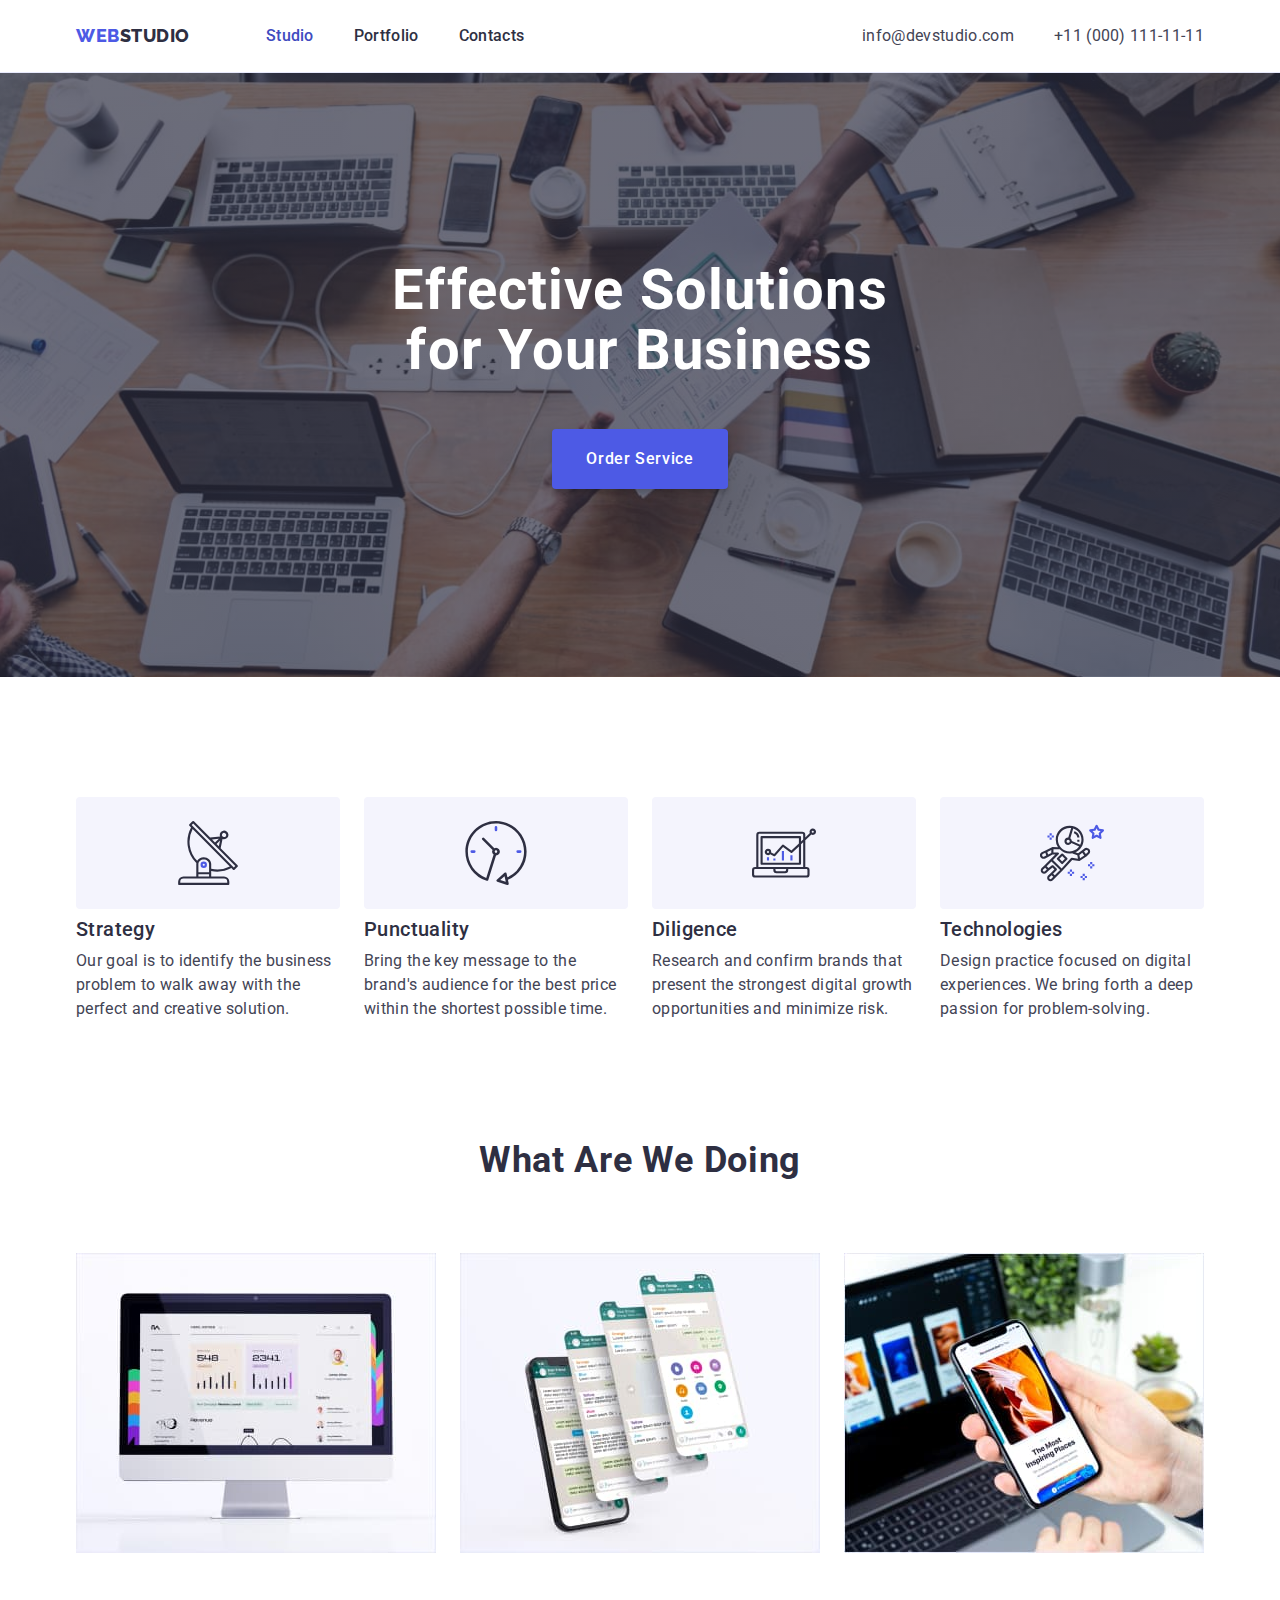
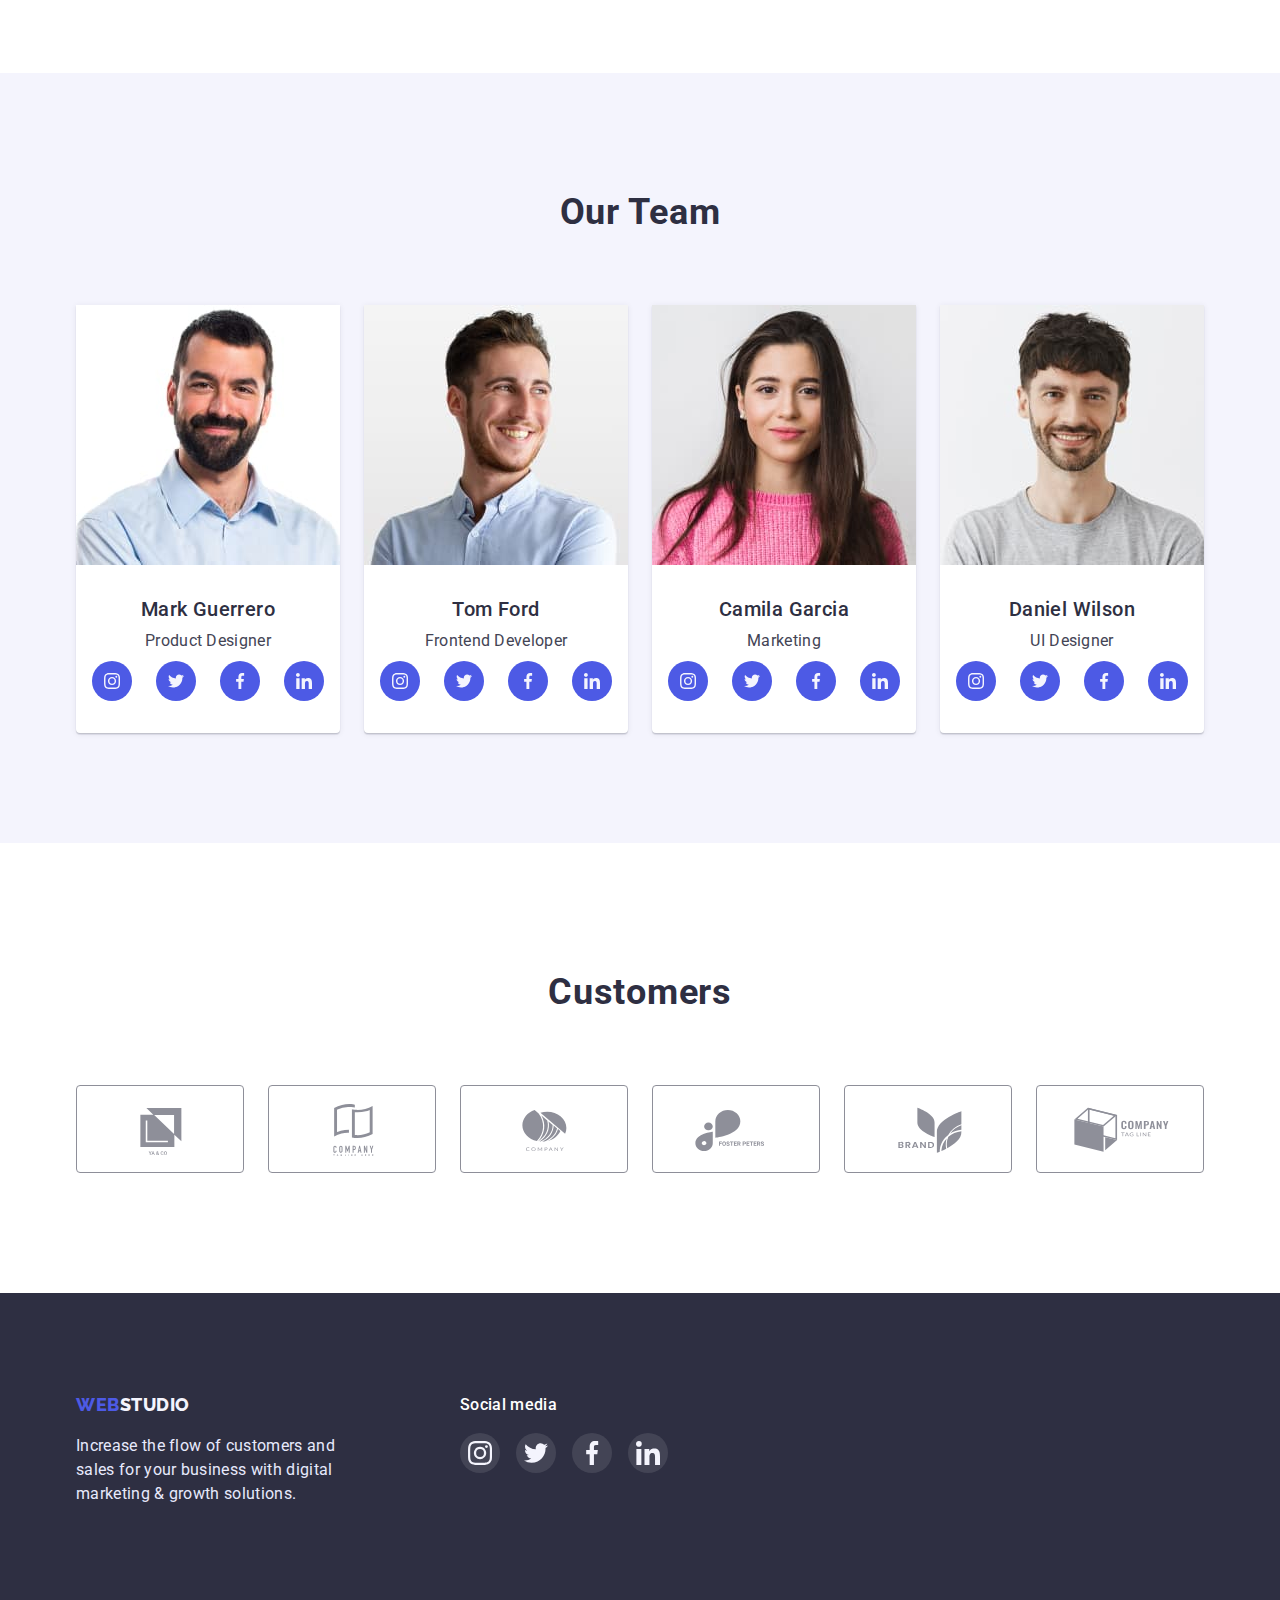
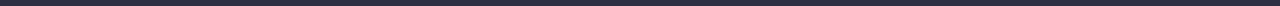
<file: index.html>
<!DOCTYPE html>
<html lang="en">
  <head>
    <meta charset="UTF-8" />
    <meta http-equiv="X-UA-Compatible" content="IE=edge" />
    <meta name="viewport" content="width=device-width, initial-scale=1.0" />
    <title>WebStudio Main Page</title>
    <link rel="preconnect" href="https://fonts.googleapis.com" />
    <link rel="preconnect" href="https://fonts.gstatic.com" crossorigin />
    <link
      href="https://fonts.googleapis.com/css2?family=Raleway:wght@800&family=Roboto:wght@400;500;700;900&display=swap"
      rel="stylesheet"
    />
    <link rel="shortcut icon" href="./images/favicon/webstudio.png" type="image/png" />
    <link
      rel="stylesheet"
      href="https://cdn.jsdelivr.net/npm/modern-normalize@1.1.0/modern-normalize.min.css"
    />
    <link rel="stylesheet" href="./css/styles.css" />
  </head>
  <body>
    <!-- Header -->
    <header class="page-header">
      <div class="container page-header-container">
        <!-- Site navigation -->
        <nav class="site-nav">
          <!-- Logo -->
          <a class="header-logo logo link" href="./index.html">
            <span class="logo-accent">Web</span>Studio</a
          >

          <!-- Navigation Menu -->
          <ul class="menu list">
            <li class="menu-item">
              <a class="menu-link link current" href="./index.html">Studio</a>
            </li>
            <li class="menu-item">
              <a class="menu-link link" href="./portfolio.html">Portfolio</a>
            </li>
            <li class="menu-item">
              <a class="menu-link link" href="">Contacts</a>
            </li>
          </ul>
        </nav>

        <!-- Contacts -->
        <address class="address">
          <ul class="address-list list">
            <li class="address-item">
              <a class="address-link link" href="mailto:info@devstudio.com">info@devstudio.com</a>
            </li>
            <li class="address-item">
              <a class="address-link link" href="tel:+110001111111">+11 (000) 111-11-11</a>
            </li>
          </ul>
        </address>
      </div>
    </header>

    <!-- Main -->
    <main class="main-page-main">
      <!-- Hero -->
      <section class="hero-section">
        <div class="container">
          <h1 class="hero-title">
            Effective Solutions <br />
            for Your Business
          </h1>
          <button class="modal-btn btn" type="button">Order Service</button>
        </div>
      </section>

      <!-- Features -->
      <section class="features-section">
        <div class="container">
          <h2 class="features-title title hidden">Our Features</h2>
          <ul class="features-list list">
            <li class="features-list-item">
              <div class="features-thumb">
                <svg class="features-icon">
                  <use href="./images/svg/sprite.svg#antenna"></use>
                </svg>
              </div>
              <h3 class="features-list-title subtitle">Strategy</h3>
              <p class="features-list-text text">
                Our goal is to identify the business problem to walk away with the perfect and
                creative solution.
              </p>
            </li>
            <li class="features-list-item">
              <div class="features-thumb">
                <svg class="features-icon">
                  <use href="./images/svg/sprite.svg#clock"></use>
                </svg>
              </div>
              <h3 class="features-list-title subtitle">Punctuality</h3>
              <p class="features-list-text text">
                Bring the key message to the brand's audience for the best price within the shortest
                possible time.
              </p>
            </li>
            <li class="features-list-item">
              <div class="features-thumb">
                <svg class="features-icon">
                  <use href="./images/svg/sprite.svg#diagram"></use>
                </svg>
              </div>
              <h3 class="features-list-title subtitle">Diligence</h3>
              <p class="features-list-text text">
                Research and confirm brands that present the strongest digital growth opportunities
                and minimize risk.
              </p>
            </li>
            <li class="features-list-item">
              <div class="features-thumb">
                <svg class="features-icon">
                  <use href="./images/svg/sprite.svg#astronaut"></use>
                </svg>
              </div>
              <h3 class="features-list-title subtitle">Technologies</h3>
              <p class="features-list-text text">
                Design practice focused on digital experiences. We bring forth a deep passion for
                problem-solving.
              </p>
            </li>
          </ul>
        </div>
      </section>

      <!-- Products -->
      <section class="products-section section">
        <div class="container">
          <h2 class="products-title title">What are we doing</h2>
          <ul class="products-list list">
            <li class="products-list-item">
              <img
                class="products-img"
                src="./images/products/desktop-apps.jpg"
                alt="Desktop apps"
                width="360"
                height="300"
              />
            </li>
            <li class="products-list-item">
              <img
                class="products-img"
                src="./images/products/mobile-apps.jpg"
                alt="Mobile apps"
                width="360"
                height="300"
              />
            </li>
            <li class="products-list-item">
              <img
                class="products-img"
                src="./images/products/apps-design.jpg"
                alt="Apps Design"
                width="360"
                height="300"
              />
            </li>
          </ul>
        </div>
      </section>

      <!-- Team -->
      <section class="team-section">
        <div class="container">
          <h2 class="team-title title">Our Team</h2>
          <ul class="team-list list">
            <li class="team-list-item">
              <img
                class="team-img"
                src="./images/team/mark-guerrero.jpg"
                alt="Portrait of Mark Guerrero"
                width="264"
                height="260"
              />
              <div class="team-card-content">
                <h3 class="team-list-title subtitle">Mark Guerrero</h3>
                <p class="team-list-text text">Product Designer</p>
                <ul class="soc-list list">
                  <li class="soc-list-item">
                    <a
                      class="soc-list-link"
                      href=""
                      target="_blank"
                      rel="noopener noreferrer nofollow"
                    >
                      <svg aria-label="instagram" class="soc-list-icon">
                        <use href="./images/svg/sprite.svg#instagram"></use>
                      </svg>
                    </a>
                  </li>
                  <li class="soc-list-item">
                    <a
                      class="soc-list-link"
                      href=""
                      target="_blank"
                      rel="noopener noreferrer nofollow"
                    >
                      <svg aria-label="twitter" class="soc-list-icon">
                        <use href="./images/svg/sprite.svg#twitter"></use>
                      </svg>
                    </a>
                  </li>
                  <li class="soc-list-item">
                    <a
                      class="soc-list-link"
                      href=""
                      target="_blank"
                      rel="noopener noreferrer nofollow"
                    >
                      <svg aria-label="facebook" class="soc-list-icon">
                        <use href="./images/svg/sprite.svg#facebook"></use>
                      </svg>
                    </a>
                  </li>
                  <li class="soc-list-item">
                    <a
                      class="soc-list-link"
                      href=""
                      target="_blank"
                      rel="noopener noreferrer nofollow"
                    >
                      <svg aria-label="linkedin" class="soc-list-icon">
                        <use href="./images/svg/sprite.svg#linkedin"></use>
                      </svg>
                    </a>
                  </li>
                </ul>
              </div>
            </li>
            <li class="team-list-item">
              <img
                class="team-img"
                src="./images/team/tom-ford.jpg"
                alt="Portrait of Tom Ford"
                width="264"
                height="260"
              />
              <div class="team-card-content">
                <h3 class="team-list-title subtitle">Tom Ford</h3>
                <p class="team-list-text text">Frontend Developer</p>
                <ul class="soc-list list">
                  <li class="soc-list-item">
                    <a
                      class="soc-list-link"
                      href=""
                      target="_blank"
                      rel="noopener noreferrer nofollow"
                    >
                      <svg aria-label="instagram" class="soc-list-icon">
                        <use href="./images/svg/sprite.svg#instagram"></use>
                      </svg>
                    </a>
                  </li>
                  <li class="soc-list-item">
                    <a
                      class="soc-list-link"
                      href=""
                      target="_blank"
                      rel="noopener noreferrer nofollow"
                    >
                      <svg aria-label="twitter" class="soc-list-icon">
                        <use href="./images/svg/sprite.svg#twitter"></use>
                      </svg>
                    </a>
                  </li>
                  <li class="soc-list-item">
                    <a
                      class="soc-list-link"
                      href=""
                      target="_blank"
                      rel="noopener noreferrer nofollow"
                    >
                      <svg aria-label="facebook" class="soc-list-icon">
                        <use href="./images/svg/sprite.svg#facebook"></use>
                      </svg>
                    </a>
                  </li>
                  <li class="soc-list-item">
                    <a
                      class="soc-list-link"
                      href=""
                      target="_blank"
                      rel="noopener noreferrer nofollow"
                    >
                      <svg aria-label="linkedin" class="soc-list-icon">
                        <use href="./images/svg/sprite.svg#linkedin"></use>
                      </svg>
                    </a>
                  </li>
                </ul>
              </div>
            </li>
            <li class="team-list-item">
              <img
                class="team-img"
                src="./images/team/camila-garcia.jpg"
                alt="Portrait of Camila Garcia"
                width="264"
                height="260"
              />
              <div class="team-card-content">
                <h3 class="team-list-title subtitle">Camila Garcia</h3>
                <p class="team-list-text text">Marketing</p>
                <ul class="soc-list list">
                  <li class="soc-list-item">
                    <a
                      class="soc-list-link"
                      href=""
                      target="_blank"
                      rel="noopener noreferrer nofollow"
                    >
                      <svg aria-label="instagram" class="soc-list-icon">
                        <use href="./images/svg/sprite.svg#instagram"></use>
                      </svg>
                    </a>
                  </li>
                  <li class="soc-list-item">
                    <a
                      class="soc-list-link"
                      href=""
                      target="_blank"
                      rel="noopener noreferrer nofollow"
                    >
                      <svg aria-label="twitter" class="soc-list-icon">
                        <use href="./images/svg/sprite.svg#twitter"></use>
                      </svg>
                    </a>
                  </li>
                  <li class="soc-list-item">
                    <a
                      class="soc-list-link"
                      href=""
                      target="_blank"
                      rel="noopener noreferrer nofollow"
                    >
                      <svg aria-label="facebook" class="soc-list-icon">
                        <use href="./images/svg/sprite.svg#facebook"></use>
                      </svg>
                    </a>
                  </li>
                  <li class="soc-list-item">
                    <a
                      class="soc-list-link"
                      href=""
                      target="_blank"
                      rel="noopener noreferrer nofollow"
                    >
                      <svg aria-label="linkedin" class="soc-list-icon">
                        <use href="./images/svg/sprite.svg#linkedin"></use>
                      </svg>
                    </a>
                  </li>
                </ul>
              </div>
            </li>
            <li class="team-list-item">
              <img
                class="team-img"
                src="./images/team/daniel-wilson.jpg"
                alt="Portrait of Daniel Wilson"
                width="264"
                height="260"
              />
              <div class="team-card-content">
                <h3 class="team-list-title subtitle">Daniel Wilson</h3>
                <p class="team-list-text text">UI Designer</p>
                <ul class="soc-list list">
                  <li class="soc-list-item">
                    <a
                      class="soc-list-link"
                      href=""
                      target="_blank"
                      rel="noopener noreferrer nofollow"
                    >
                      <svg aria-label="instagram" class="soc-list-icon">
                        <use href="./images/svg/sprite.svg#instagram"></use>
                      </svg>
                    </a>
                  </li>
                  <li class="soc-list-item">
                    <a
                      class="soc-list-link"
                      href=""
                      target="_blank"
                      rel="noopener noreferrer nofollow"
                    >
                      <svg aria-label="twitter" class="soc-list-icon">
                        <use href="./images/svg/sprite.svg#twitter"></use>
                      </svg>
                    </a>
                  </li>
                  <li class="soc-list-item">
                    <a
                      class="soc-list-link"
                      href=""
                      target="_blank"
                      rel="noopener noreferrer nofollow"
                    >
                      <svg aria-label="facebook" class="soc-list-icon">
                        <use href="./images/svg/sprite.svg#facebook"></use>
                      </svg>
                    </a>
                  </li>
                  <li class="soc-list-item">
                    <a
                      class="soc-list-link"
                      href=""
                      target="_blank"
                      rel="noopener noreferrer nofollow"
                    >
                      <svg aria-label="linkedin" class="soc-list-icon">
                        <use href="./images/svg/sprite.svg#linkedin"></use>
                      </svg>
                    </a>
                  </li>
                </ul>
              </div>
            </li>
          </ul>
        </div>
      </section>

      <!-- Customers -->
      <section class="customers-section">
        <div class="container">
          <h2 class="customers-title title">Customers</h2>
          <ul class="customers-list list">
            <li class="customers-list-item">
              <a
                class="customers-list-link"
                href=""
                target="_blank"
                rel="noopener noreferrer nofollow"
              >
                <svg class="customers-list-icon">
                  <use href="./images/svg/sprite.svg#logo"></use>
                </svg>
              </a>
            </li>
            <li class="customers-list-item">
              <a
                class="customers-list-link"
                href=""
                target="_blank"
                rel="noopener noreferrer nofollow"
              >
                <svg class="customers-list-icon">
                  <use href="./images/svg/sprite.svg#logo-1"></use>
                </svg>
              </a>
            </li>
            <li class="customers-list-item">
              <a
                class="customers-list-link"
                href=""
                target="_blank"
                rel="noopener noreferrer nofollow"
              >
                <svg class="customers-list-icon">
                  <use href="./images/svg/sprite.svg#logo-2"></use>
                </svg>
              </a>
            </li>
            <li class="customers-list-item">
              <a
                class="customers-list-link"
                href=""
                target="_blank"
                rel="noopener noreferrer nofollow"
              >
                <svg class="customers-list-icon">
                  <use href="./images/svg/sprite.svg#logo-3"></use>
                </svg>
              </a>
            </li>
            <li class="customers-list-item">
              <a
                class="customers-list-link"
                href=""
                target="_blank"
                rel="noopener noreferrer nofollow"
              >
                <svg class="customers-list-icon">
                  <use href="./images/svg/sprite.svg#logo-4"></use>
                </svg>
              </a>
            </li>
            <li class="customers-list-item">
              <a
                class="customers-list-link"
                href=""
                target="_blank"
                rel="noopener noreferrer nofollow"
              >
                <svg class="customers-list-icon">
                  <use href="./images/svg/sprite.svg#logo-5"></use>
                </svg>
              </a>
            </li>
          </ul>
        </div>
      </section>
    </main>

    <!-- Footer -->
    <footer class="page-footer">
      <div class="footer-container container">
        <div class="footer-info">
          <!-- Footer Logo -->
          <a class="footer-logo logo link" href="./index.html">
            <span class="logo-accent">Web</span>Studio</a
          >
          <p class="footer-text text">
            Increase the flow of customers and sales for your business with digital marketing &
            growth solutions.
          </p>
        </div>
        <div class="footer-soc">
          <h2 class="footer-soc-title subtitle">Social media</h2>
          <ul class="footer-soc-list list">
            <li class="footer-soc-list-item">
              <a
                class="footer-soc-list-link"
                href=""
                target="_blank"
                rel="noopener noreferrer nofollow"
              >
                <svg aria-label="instagram" class="footer-soc-list-icon">
                  <use href="./images/svg/sprite.svg#instagram"></use>
                </svg>
              </a>
            </li>
            <li class="footer-soc-list-item">
              <a
                class="footer-soc-list-link"
                href=""
                target="_blank"
                rel="noopener noreferrer nofollow"
              >
                <svg aria-label="twitter" class="footer-soc-list-icon">
                  <use href="./images/svg/sprite.svg#twitter"></use>
                </svg>
              </a>
            </li>
            <li class="footer-soc-list-item">
              <a
                class="footer-soc-list-link"
                href=""
                target="_blank"
                rel="noopener noreferrer nofollow"
              >
                <svg aria-label="facebook" class="footer-soc-list-icon">
                  <use href="./images/svg/sprite.svg#facebook"></use>
                </svg>
              </a>
            </li>
            <li class="footer-soc-list-item">
              <a
                class="footer-soc-list-link"
                href=""
                target="_blank"
                rel="noopener noreferrer nofollow"
              >
                <svg aria-label="linkedin" class="footer-soc-list-icon">
                  <use href="./images/svg/sprite.svg#linkedin"></use>
                </svg>
              </a>
            </li>
          </ul>
        </div>
      </div>
    </footer>
  </body>
</html>
</file>
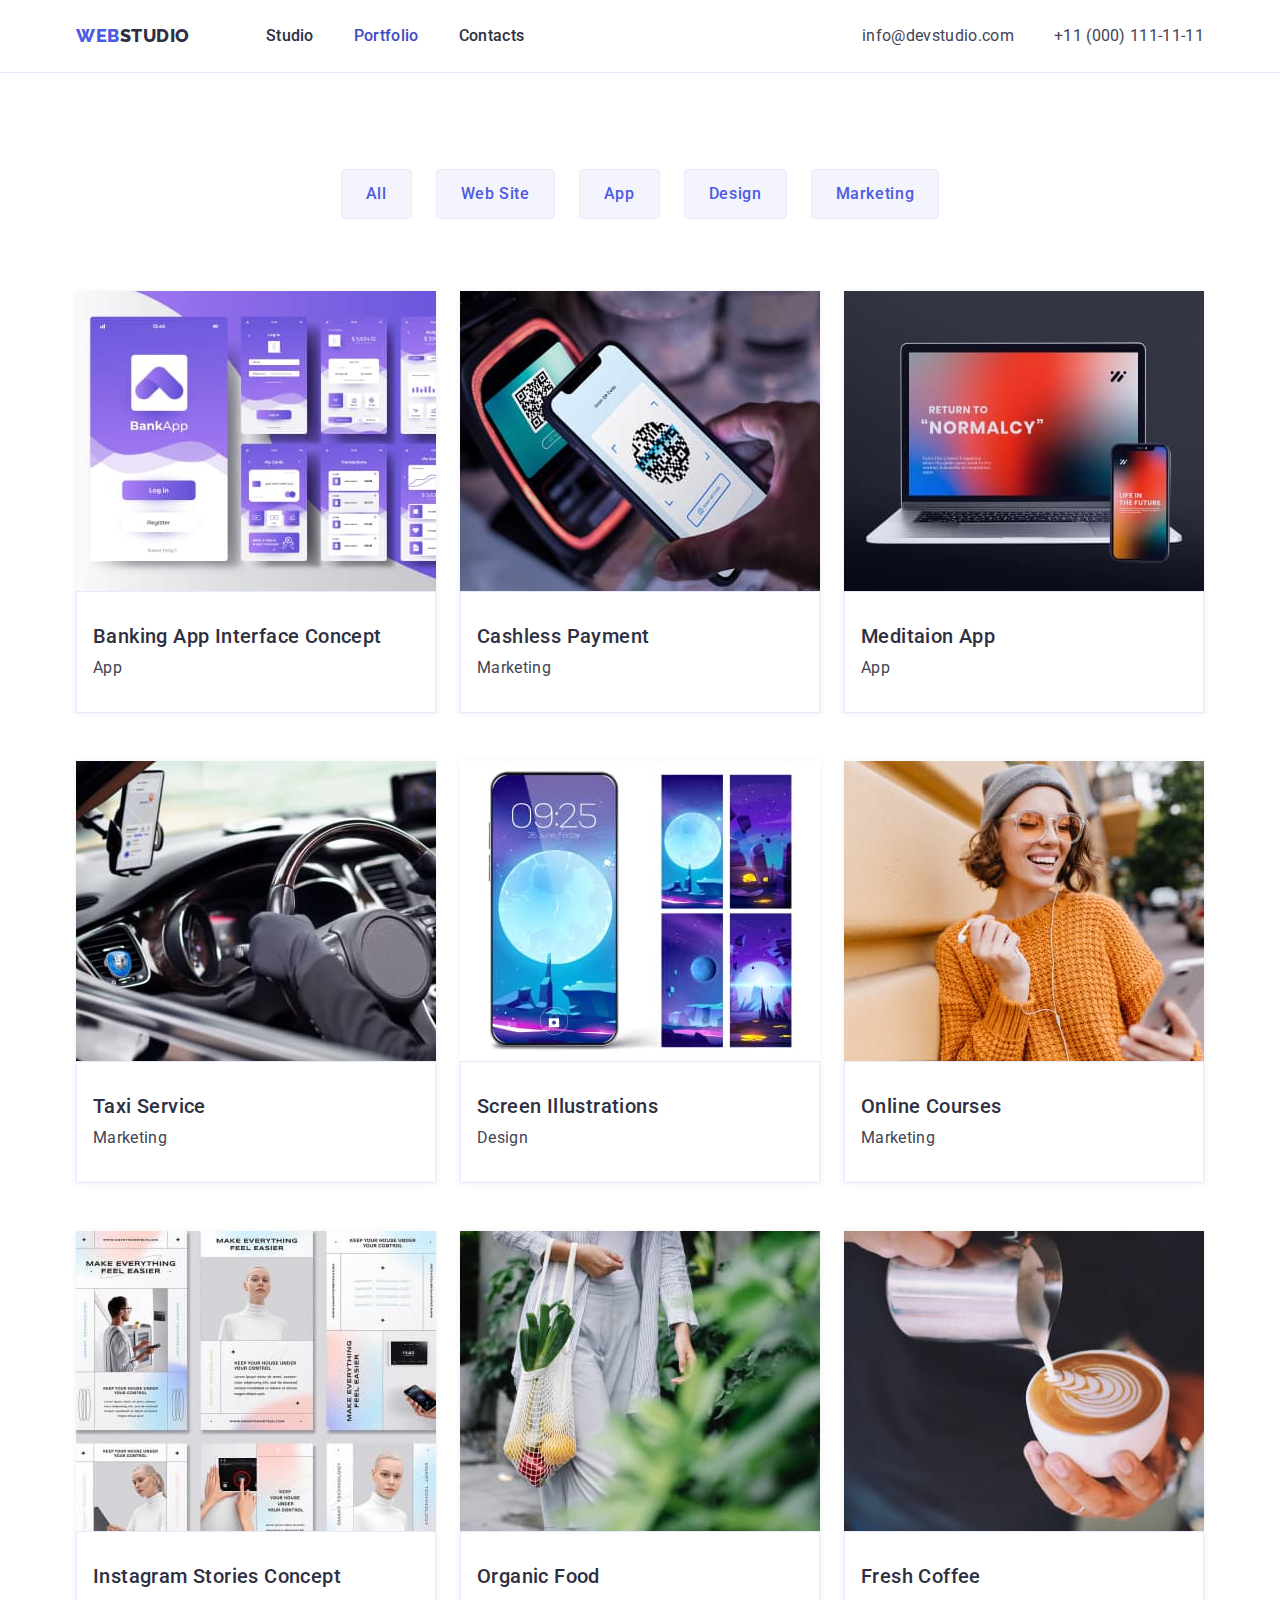
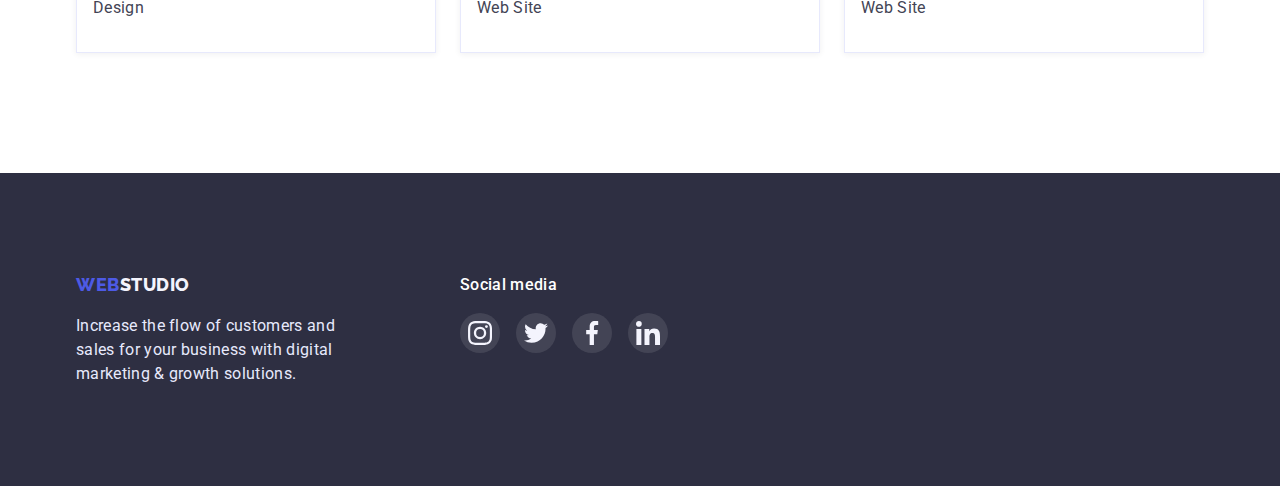
<file: portfolio.html>
<!DOCTYPE html>
<html lang="en">
  <head>
    <meta charset="UTF-8" />
    <meta http-equiv="X-UA-Compatible" content="IE=edge" />
    <meta name="viewport" content="width=device-width, initial-scale=1.0" />
    <title>WebStudio Portfolio Page</title>
    <link rel="preconnect" href="https://fonts.googleapis.com" />
    <link rel="preconnect" href="https://fonts.gstatic.com" crossorigin />
    <link
      href="https://fonts.googleapis.com/css2?family=Raleway:wght@800&family=Roboto:wght@400;500;700;900&display=swap"
      rel="stylesheet"
    />
    <link rel="shortcut icon" href="./images/favicon/webstudio.png" type="image/png" />
    <link
      rel="stylesheet"
      href="https://cdn.jsdelivr.net/npm/modern-normalize@1.1.0/modern-normalize.min.css"
    />
    <link rel="stylesheet" href="./css/styles.css" />
  </head>
  <body>
    <!-- Header -->
    <header class="page-header">
      <div class="container page-header-container">
        <!-- Site navigation -->
        <nav class="site-nav">
          <!-- Logo -->
          <a class="header-logo logo link" href="./index.html">
            <span class="logo-accent">Web</span>Studio</a
          >

          <!-- Navigation Menu -->
          <ul class="menu list">
            <li class="menu-item">
              <a class="menu-link link" href="./index.html">Studio</a>
            </li>
            <li class="menu-item">
              <a class="menu-link link current" href="./portfolio.html">Portfolio</a>
            </li>
            <li class="menu-item">
              <a class="menu-link link" href="">Contacts</a>
            </li>
          </ul>
        </nav>

        <!-- Contacts -->
        <address class="address">
          <ul class="address-list list">
            <li class="address-item">
              <a class="address-link link" href="mailto:info@devstudio.com">info@devstudio.com</a>
            </li>
            <li class="address-item">
              <a class="address-link link" href="tel:+110001111111">+11 (000) 111-11-11</a>
            </li>
          </ul>
        </address>
      </div>
    </header>

    <!-- Main -->
    <main class="portfolio-page-main">
      <div class="container">
        <h1 class="title hidden">Portfolio</h1>

        <!-- Filters -->
        <ul class="filters-list list">
          <li class="filters-list-item">
            <button class="filter-btn btn" type="button">All</button>
          </li>
          <li class="filters-list-item">
            <button class="filter-btn btn" type="button">Web Site</button>
          </li>
          <li class="filters-list-item">
            <button class="filter-btn btn" type="button">App</button>
          </li>
          <li class="filters-list-item">
            <button class="filter-btn btn" type="button">Design</button>
          </li>
          <li class="filters-list-item">
            <button class="filter-btn btn" type="button">Marketing</button>
          </li>
        </ul>

        <!-- Portfolio List -->
        <ul class="portfolio-list list">
          <li class="portfolio-list-item">
            <a class="portfolio-link link" href="">
              <img
                class="portfolio-img"
                src="./images/portfolio/banking-app-interface.jpg"
                alt="Banking App Interface"
                width="360"
                height="300"
              />
              <div class="portfolio-card-content">
                <h2 class="portfolio-name subtitle">Banking App Interface Concept</h2>
                <p class="portfolio-class text">App</p>
              </div>
            </a>
          </li>
          <li class="portfolio-list-item">
            <a class="portfolio-link link" href="">
              <img
                class="portfolio-img"
                src="./images/portfolio/qr-payment.jpg"
                alt="QR Payment"
                width="360"
                height="300"
              />
              <div class="portfolio-card-content">
                <h2 class="portfolio-name subtitle">Cashless Payment</h2>
                <p class="portfolio-class text">Marketing</p>
              </div>
            </a>
          </li>
          <li class="portfolio-list-item">
            <a class="portfolio-link link" href="">
              <img
                class="portfolio-img"
                src="./images/portfolio/meditaion-app.jpg"
                alt="Meditaion App"
                width="360"
                height="300"
              />
              <div class="portfolio-card-content">
                <h2 class="portfolio-name subtitle">Meditaion App</h2>
                <p class="portfolio-class text">App</p>
              </div>
            </a>
          </li>
          <li class="portfolio-list-item">
            <a class="portfolio-link link" href="">
              <img
                class="portfolio-img"
                src="./images/portfolio/driver-place.jpg"
                alt="Driver place"
                width="360"
                height="300"
              />
              <div class="portfolio-card-content">
                <h2 class="portfolio-name subtitle">Taxi Service</h2>
                <p class="portfolio-class text">Marketing</p>
              </div>
            </a>
          </li>
          <li class="portfolio-list-item">
            <a class="portfolio-link link" href="">
              <img
                class="portfolio-img"
                src="./images/portfolio/fiction-moon.jpg"
                alt="Fiction Moon"
                width="360"
                height="300"
              />
              <div class="portfolio-card-content">
                <h2 class="portfolio-name subtitle">Screen Illustrations</h2>
                <p class="portfolio-class text">Design</p>
              </div>
            </a>
          </li>
          <li class="portfolio-list-item">
            <a class="portfolio-link link" href="">
              <img
                class="portfolio-img"
                src="./images/portfolio/girl-phone.jpg"
                alt="Girl with a phone"
                width="360"
                height="300"
              />
              <div class="portfolio-card-content">
                <h2 class="portfolio-name subtitle">Online Courses</h2>
                <p class="portfolio-class text">Marketing</p>
              </div>
            </a>
          </li>
          <li class="portfolio-list-item">
            <a class="portfolio-link link" href="">
              <img
                class="portfolio-img"
                src="./images/portfolio/instagram-stories.jpg"
                alt="Cards with Instagram Stories"
                width="360"
                height="300"
              />
              <div class="portfolio-card-content">
                <h2 class="portfolio-name subtitle">Instagram Stories Concept</h2>
                <p class="portfolio-class text">Design</p>
              </div>
            </a>
          </li>
          <li class="portfolio-list-item">
            <a class="portfolio-link link" href="">
              <img
                class="portfolio-img"
                src="./images/portfolio/organic-food.jpg"
                alt="Girl carrying fruit"
                width="360"
                height="300"
              />
              <div class="portfolio-card-content">
                <h2 class="portfolio-name subtitle">Organic Food</h2>
                <p class="portfolio-class text">Web Site</p>
              </div>
            </a>
          </li>
          <li class="portfolio-list-item">
            <a class="portfolio-link link" href="">
              <img
                class="portfolio-img"
                src="./images/portfolio/cappuccino.jpg"
                alt="Cappuccino"
                width="360"
                height="300"
              />
              <div class="portfolio-card-content">
                <h2 class="portfolio-name subtitle">Fresh Coffee</h2>
                <p class="portfolio-class text">Web Site</p>
              </div>
            </a>
          </li>
        </ul>
      </div>
    </main>

    <!-- Footer -->
    <footer class="page-footer">
      <div class="footer-container container">
        <div class="footer-info">
          <!-- Footer Logo -->
          <a class="footer-logo logo link" href="./index.html">
            <span class="logo-accent">Web</span>Studio</a
          >
          <p class="footer-text text">
            Increase the flow of customers and sales for your business with digital marketing &
            growth solutions.
          </p>
        </div>
        <div class="footer-soc">
          <h2 class="footer-soc-title subtitle">Social media</h2>
          <ul class="footer-soc-list list">
            <li class="footer-soc-list-item">
              <a
                class="footer-soc-list-link"
                href=""
                target="_blank"
                rel="noopener noreferrer nofollow"
              >
                <svg aria-label="instagram" class="footer-soc-list-icon">
                  <use href="./images/svg/sprite.svg#instagram"></use>
                </svg>
              </a>
            </li>
            <li class="footer-soc-list-item">
              <a
                class="footer-soc-list-link"
                href=""
                target="_blank"
                rel="noopener noreferrer nofollow"
              >
                <svg aria-label="twitter" class="footer-soc-list-icon">
                  <use href="./images/svg/sprite.svg#twitter"></use>
                </svg>
              </a>
            </li>
            <li class="footer-soc-list-item">
              <a
                class="footer-soc-list-link"
                href=""
                target="_blank"
                rel="noopener noreferrer nofollow"
              >
                <svg aria-label="facebook" class="footer-soc-list-icon">
                  <use href="./images/svg/sprite.svg#facebook"></use>
                </svg>
              </a>
            </li>
            <li class="footer-soc-list-item">
              <a
                class="footer-soc-list-link"
                href=""
                target="_blank"
                rel="noopener noreferrer nofollow"
              >
                <svg aria-label="linkedin" class="footer-soc-list-icon">
                  <use href="./images/svg/sprite.svg#linkedin"></use>
                </svg>
              </a>
            </li>
          </ul>
        </div>
      </div>
    </footer>
  </body>
</html>
</file>
<file: css/styles.css>
/* Vars */
:root {
  --primary-brand-color: #4d5ae5;
  --pressed-state-color: #404bbf;
  --dark-color: #2e2f42;
  --success-color: #31d0aa;
  --text-color: #434455;
  --subtle-text-color: #8e8f99;
  --accent-color: #e7e9fc;
  --light-color: #f4f4fd;
  --white-color: #ffffff;
}

/* Reset Styles */
h1,
h2,
h3,
h4,
p {
  margin-top: 0;
  margin-bottom: 0;
}

ul {
  margin-top: 0;
  margin-bottom: 0;
  padding-left: 0;
}

img {
  display: block;
}

address {
  font-style: normal;
}

.link {
  text-decoration: none;
}

.list {
  list-style: none;
}

/* Body */
body {
  font-family: 'Roboto', sans-serif;
  font-size: 16px;
  line-height: 1.5;
  letter-spacing: 0.02em;

  color: var(--text-color);
  background-color: var(--white-color);
}

/* Components */
.container {
  width: 1158px;
  margin-left: auto;
  margin-right: auto;
  padding-left: 15px;
  padding-right: 15px;
}

.title {
  margin-bottom: 72px;
  font-size: 36px;
  line-height: 1.11;
  letter-spacing: 0.02em;
  text-align: center;
  text-transform: capitalize;
  color: var(--dark-color);
}

.subtitle {
  margin-bottom: 8px;
  font-weight: 500;
  font-size: 20px;
  line-height: 1.2;
  letter-spacing: 0.02em;
  color: var(--dark-color);
}

.text {
  color: var(--text-color);
}

.btn {
  font-weight: 500;
  font-size: 16px;
  line-height: 1.5;
  letter-spacing: 0.04em;
  cursor: pointer;
  border-radius: 4px;
}

.hidden {
  position: absolute;
  width: 1px;
  height: 1px;
  margin: -1px;
  border: 0;
  padding: 0;

  white-space: nowrap;
  clip-path: inset(100%);
  clip: rect(0 0 0 0);
  overflow: hidden;
}

.section {
  padding-top: 120px;
  padding-bottom: 120px;
}

/* Logo */
.logo {
  font-family: 'Raleway', sans-serif;
  font-weight: 800;
  font-size: 18px;
  line-height: 1.33;
  letter-spacing: 0.03em;
  text-transform: uppercase;
}

.logo-accent {
  color: var(--primary-brand-color);
}

/* Header */
.page-header {
  max-width: 1440px;
  margin-left: auto;
  margin-right: auto;
  border-bottom: 1px solid var(--accent-color);
}

.page-header-container {
  display: flex;
  align-items: center;
  justify-content: space-between;
}

.header-logo,
.menu-link,
.address-link {
  display: block;
  padding-top: 24px;
  padding-bottom: 24px;
}

.site-nav {
  display: flex;
  align-items: center;
  gap: 76px;
}

.header-logo {
  color: var(--dark-color);
}

/* Navigation Menu */
.menu {
  display: flex;
  align-items: center;
  gap: 40px;
}

.menu-link {
  font-weight: 500;
  color: var(--dark-color);
}

.menu-link:hover,
.menu-link:focus,
.current {
  color: var(--pressed-state-color);
}

/* Contacts */
.address-list {
  display: flex;
  align-items: center;
  gap: 40px;
}

.address-link {
  color: var(--text-color);
}

.address-link:hover,
.address-link:focus {
  color: var(--pressed-state-color);
}

/* Hero */
.hero-section {
  padding: 188px 0;
  text-align: center;

  max-width: 1440px;
  margin-left: auto;
  margin-right: auto;
  background-image: linear-gradient(rgba(46, 47, 66, 0.7), rgba(46, 47, 66, 0.7)),
    url(../images/background/hero-bcg.jpg);
  background-size: cover;
  background-position: center;
  background-color: var(--dark-color);
}

.hero-title {
  margin-bottom: 48px;
  text-align: center;
  color: var(--white-color);
  font-size: 56px;
  line-height: 1.07;
  letter-spacing: 0.02em;
}

.modal-btn {
  min-width: 169px;
  padding: 16px 32px;
  color: var(--white-color);
  background-color: var(--primary-brand-color);
  border-color: transparent;
  box-shadow: 0px 4px 4px rgba(0, 0, 0, 0.15);
}

.modal-btn:hover,
.modal-btn:focus {
  background-color: var(--pressed-state-color);
}

/* Features */
.features-section {
  padding-top: 120px;
}

.features-list {
  display: flex;
  gap: 24px;
}

.features-list-item {
  flex-basis: calc((100% - 72px) / 4);
}

.features-thumb {
  display: flex;
  justify-content: center;
  align-items: center;
  height: 112px;
  margin-bottom: 8px;
  background: var(--light-color);
  border-radius: 4px;
}

.features-icon {
  width: 64px;
  height: 64px;
}

/* Products */
.products-list {
  display: flex;
  flex-wrap: wrap;
  gap: 24px;
}

.products-list-item {
  flex-basis: calc((100% - 48px) / 3);
}

/* Team */
.team-section {
  padding-top: 120px;
  padding-bottom: 110px;
  max-width: 1440px;
  margin-left: auto;
  margin-right: auto;
  background-color: var(--light-color);
}

.team-list-title,
.team-list-text {
  text-align: center;
}

.team-list {
  display: flex;
  flex-wrap: wrap;
  gap: 24px;
}

.team-list-item {
  flex-basis: calc((100% - 72px) / 4);
  background-color: var(--white-color);
  box-shadow: 0px 1px 6px rgba(46, 47, 66, 0.08), 0px 1px 1px rgba(46, 47, 66, 0.16),
    0px 2px 1px rgba(46, 47, 66, 0.08);
  border-radius: 0px 0px 4px 4px;
}

.team-card-content {
  padding: 32px 16px;
}

.team-list-text {
  margin-bottom: 8px;
}

/* Social list icons */
.soc-list {
  display: flex;
  justify-content: center;
  gap: 24px;
}

.soc-list-item {
  width: 40px;
  height: 40px;
}

.soc-list-link {
  display: flex;
  justify-content: center;
  align-items: center;
  width: 100%;
  height: 100%;
  border-radius: 50%;
  background-color: var(--primary-brand-color);
}

.soc-list-icon {
  width: 16px;
  height: 16px;
  fill: var(--light-color);
}

.soc-list-link:hover,
.soc-list-link:focus {
  background-color: var(--pressed-state-color);
}

/* Customers */
.customers-section {
  padding-top: 130px;
  padding-bottom: 120px;
}

.customers-list {
  display: flex;
  justify-content: center;
  flex-wrap: wrap;
  gap: 24px;
}

.customers-list-item {
  flex-basis: calc((100% - 120px) / 6);
  height: 88px;
}

.customers-list-link {
  display: flex;
  justify-content: center;
  align-items: center;
  width: 100%;
  height: 100%;
  border: 1px solid var(--subtle-text-color);
  border-radius: 4px;
}

.customers-list-icon {
  width: 104px;
  height: 56px;
  fill: var(--subtle-text-color);
}

.customers-list-link:hover,
.customers-list-link:focus {
  border: 1px solid var(--pressed-state-color);
}

.customers-list-link:hover .customers-list-icon,
.customers-list-link:focus .customers-list-icon {
  fill: var(--pressed-state-color);
}

/* Portfolio */
.portfolio-page-main {
  padding-top: 96px;
  padding-bottom: 120px;
}

/* Portfolio filters */
.filters-list {
  display: flex;
  justify-content: center;
  padding-bottom: 72px;
  gap: 24px;
}

.filter-btn {
  min-width: 69px;
  padding: 12px 24px;
  color: var(--primary-brand-color);
  background-color: var(--light-color);
  border: 1px solid #e7e9fc;
}

.filter-btn:hover,
.filter-btn:focus {
  color: var(--white-color);
  background-color: var(--pressed-state-color);
  border-color: transparent;
  box-shadow: 0px 3px 1px rgba(0, 0, 0, 0.1), 0px 2px 1px rgba(0, 0, 0, 0.08),
    0px 2px 2px rgba(0, 0, 0, 0.12);
}

/* Portfolio List */
.portfolio-list {
  display: flex;
  flex-wrap: wrap;
  column-gap: 24px;
  row-gap: 48px;
}

.portfolio-list-item {
  flex-basis: calc((100% - 48px) / 3);
}

.portfolio-link {
  display: block;
  box-shadow: 0px 1px 6px rgba(46, 47, 66, 0.08);
}

.portfolio-link:hover,
.portfolio-link:focus {
  box-shadow: 0px 1px 6px rgba(46, 47, 66, 0.08), 0px 1px 1px rgba(46, 47, 66, 0.16),
    0px 2px 1px rgba(46, 47, 66, 0.08);
}

.portfolio-card-content {
  padding: 32px 16px;
  border: 1px solid var(--accent-color);
}

.portfolio-link:hover .portfolio-card-content,
.portfolio-link:focus .portfolio-card-content {
  border: 0.5px solid var(--light-color);
}

/* Footer */
.page-footer {
  max-width: 1440px;
  margin-left: auto;
  margin-right: auto;
  padding: 100px 0;
  background-color: var(--dark-color);
}

.footer-container {
  display: flex;
}

.footer-info {
  margin-right: 120px;
}

.footer-logo {
  color: var(--light-color);
}

.footer-text {
  margin-top: 16px;
  width: 264px;
  color: var(--accent-color);
}

.footer-soc-title {
  margin-bottom: 16px;
  font-size: 16px;
  line-height: 1.5;
  letter-spacing: 0.02em;
  color: var(--white-color);
}

.footer-soc-list {
  display: flex;
  justify-content: center;
  gap: 16px;
}

.footer-soc-list-item {
  width: 40px;
  height: 40px;
}

.footer-soc-list-link {
  display: flex;
  justify-content: center;
  align-items: center;
  width: 100%;
  height: 100%;
  border-radius: 50%;
  background-color: rgba(255, 255, 255, 0.1);
}

.footer-soc-list-icon {
  width: 24px;
  height: 24px;
  fill: var(--light-color);
}

.footer-soc-list-link:hover,
.footer-soc-list-link:focus {
  background-color: var(--success-color);
}
</file>
